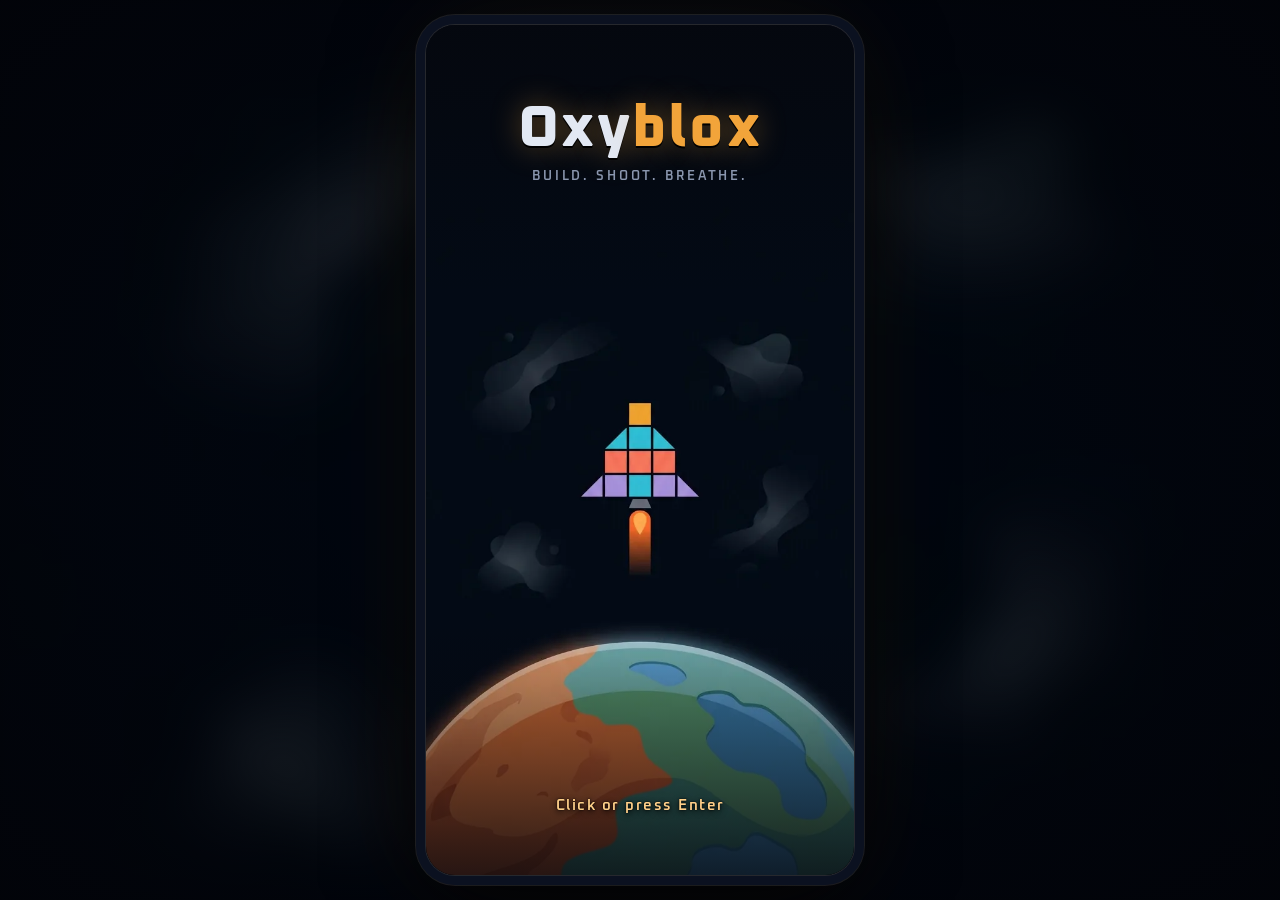
<file: index.html>
<!doctype html>
<html lang="fr"><head><meta charset="utf-8">
<meta name="viewport" content="width=device-width,initial-scale=1,viewport-fit=cover">
<title>Oxyblox</title>
<meta name="description" content="Construis ton vaisseau bloc par bloc, fais revivre une planète morte et affronte ses gardiens. Un shoot'em up de Keismey Studio, jouable dans le navigateur.">
<meta property="og:type" content="website">
<meta property="og:site_name" content="Keismey Studio">
<meta property="og:title" content="Oxyblox">
<meta property="og:description" content="Construis ton vaisseau bloc par bloc, fais revivre une planète morte et affronte ses gardiens. Gratuit, sans pub, dans le navigateur.">
<meta property="og:url" content="https://keismey.github.io/Oxyblox/">
<meta property="og:image" content="https://keismey.github.io/Oxyblox/og.jpg">
<meta property="og:image:width" content="1200">
<meta property="og:image:height" content="630">
<meta property="og:image:alt" content="Oxyblox · Keismey Studio">
<meta property="og:locale" content="fr_FR">
<meta property="og:locale:alternate" content="en_GB">
<meta name="twitter:card" content="summary_large_image">
<meta name="twitter:title" content="Oxyblox">
<meta name="twitter:description" content="Construis ton vaisseau bloc par bloc, fais revivre une planète morte et affronte ses gardiens. Gratuit, sans pub, dans le navigateur.">
<meta name="twitter:image" content="https://keismey.github.io/Oxyblox/og.jpg">
<link rel="manifest" href="manifest.webmanifest">
<meta name="theme-color" content="#05070d">
<link rel="icon" href="icons/favicon.png" type="image/png">
<link rel="apple-touch-icon" href="icons/apple-touch-icon.png">
<meta name="mobile-web-app-capable" content="yes">
<meta name="apple-mobile-web-app-capable" content="yes">
<meta name="apple-mobile-web-app-status-bar-style" content="black-translucent">
<meta name="apple-mobile-web-app-title" content="Oxyblox">
<link rel="preload" href="fonts/oxanium.woff" as="font" type="font/woff" crossorigin>
<link rel="preload" href="fonts/barlow-500.woff" as="font" type="font/woff" crossorigin>
<link rel="stylesheet" href="style.css?v=f67d300b">
</head><body>
<div id="app">
  <canvas id="bg"></canvas>
  <header id="top">
    <div class="res r-m" id="r-m" data-act="resInfo" data-arg="m"></div>
    <div class="res r-c" id="r-c" data-act="resInfo" data-arg="c"></div>
    <div class="res r-x" id="r-x" data-act="resInfo" data-arg="x"></div>
    <div class="res r-p" id="r-p" data-act="resInfo" data-arg="p"></div>
    <button id="gear" data-act="settings" aria-label="Options"></button>
  </header>
  <button id="obj" data-act="objGo"></button>
  <main>
    <section class="view" id="v-planet">
      <canvas id="pc"></canvas>
      <div id="plots"></div>
      <div class="vhead">
        <div class="vt"><div class="nmrow"><b id="pnm">KS-17</b><button class="edb" data-act="rename" data-arg="planet" aria-label="Renommer la planète"></button></div><span>Planète tellurique · orbite basse</span></div>
        <button class="btn sm cyan" id="colAll" data-act="collectAll">Tout récupérer</button>
      </div>
      <button id="terra" data-act="terra" aria-label="Viabilité de la planète"></button>
      <div id="consbar" hidden></div>
    </section>
    <section class="view" id="v-ship" hidden></section>
    <section class="view" id="v-expe" hidden></section>
  </main>
  <nav>
    <button id="t-planet" data-act="tab" data-arg="planet"></button>
    <button id="t-ship" data-act="tab" data-arg="ship"></button>
    <button id="t-expe" data-act="tab" data-arg="expe"></button>
  </nav>
  <div id="toast" aria-live="polite"></div>
  <div id="flash"></div>
  <div id="scrim" data-act="closeSheet"></div>
  <div id="sheet" role="dialog" aria-modal="true" tabindex="-1"><div class="grab"></div><button class="shx" data-act="closeSheet" aria-label="Fermer"></button><div id="sheetc"></div></div>
  <div id="modal" hidden role="dialog" aria-modal="true" aria-labelledby="mttl"><div class="mbox" id="mbox" tabindex="-1"></div></div>
  <div id="rot"><svg viewBox="0 0 24 24"><path d="M7 3h10v18H7z M11 18h2"/></svg><span></span></div>
  <div id="spl">
    <div class="tt">
      <div><h1>Oxy<em>blox</em></h1><div class="sub" id="spltag">Construis. Tire. Respire.</div></div>
      <div class="go" id="splgo"></div>
    </div>
    <div class="lg"><img src="a/logo.webp" alt="Keismey Studio"></div>
  </div>
</div>

<script src="game.js?v=f67d300b"></script>

<!-- Cloudflare Web Analytics --><script type='module' src='https://static.cloudflareinsights.com/beacon.min.js' data-cf-beacon='{"token": "cdb82226cd1b401d9e4f4e899f9b8425"}'></script><!-- End Cloudflare Web Analytics -->
</body></html>
</file>
<file: style.css>
@font-face{font-family:'Oxanium';src:url(fonts/oxanium.woff) format('woff');font-weight:200 800;font-display:swap}
@font-face{font-family:'Barlow Semi Condensed';src:url(fonts/barlow-400.woff) format('woff');font-weight:400;font-display:swap}
@font-face{font-family:'Barlow Semi Condensed';src:url(fonts/barlow-500.woff) format('woff');font-weight:500;font-display:swap}
@font-face{font-family:'Barlow Semi Condensed';src:url(fonts/barlow-600.woff) format('woff');font-weight:600;font-display:swap}
@font-face{font-family:'Barlow Semi Condensed';src:url(fonts/barlow-700.woff) format('woff');font-weight:700;font-display:swap}
@font-face{font-family:'Share Tech Mono';src:url(fonts/sharetechmono.woff) format('woff');font-weight:400;font-display:swap}

/* Layout : colonne téléphone. Barre de ressources + objectif en haut, trois vues empilées (Planète, Vaisseau, Exploration), barre d'onglets en bas. Univers unique sombre (espace), pas de thème clair. */
:root{
  --void:#05070d; --hull:#0f1522; --hull2:#172034; --plate:#212c43; --line:#2f3d5a;
  --ink:#e2e8f3; --dim:#8a96ae; --faint:#56627c;
  --amber:#f2a43a; --amber2:#ffd089; --cyan:#62d6e8; --red:#ff5b4e; --green:#7fdc95; --violet:#b892ff; --he:#ff8a5c; --steel:#c3cbd9;
  --f-disp:'Oxanium','Arial Narrow',system-ui,sans-serif;
  --f-body:'Barlow Semi Condensed','Arial Narrow',system-ui,sans-serif;
  --f-mono:'Share Tech Mono',ui-monospace,Menlo,monospace;
  color-scheme:dark;
}
*{box-sizing:border-box}
html,body{height:100%}
body{margin:0;background:var(--void);color:var(--ink);font:500 15px/1.35 var(--f-body);overflow:hidden;user-select:none;-webkit-user-select:none;-webkit-tap-highlight-color:transparent;touch-action:manipulation}
button{font:inherit;color:inherit;border:0;background:none;cursor:pointer;padding:0}
button:focus-visible{outline:2px solid var(--amber2);outline-offset:2px}
button:disabled{cursor:default}
.ic{fill:none;stroke:currentColor;stroke-width:1.8;stroke-linecap:round;stroke-linejoin:round;width:18px;height:18px;flex:none}
#app{position:relative;height:100%;max-width:480px;margin:0 auto;display:flex;flex-direction:column;overflow:hidden;overflow:clip;background:var(--void)}
@media (min-width:600px) and (min-height:560px){
 body{display:flex;align-items:center;justify-content:center;background:#020308}
 body::before{content:'';position:fixed;inset:-40px;background:var(--deskbg,none) center/cover no-repeat;filter:blur(24px) brightness(.62) saturate(1.3);z-index:-1}
 body::after{content:'';position:fixed;inset:0;background:radial-gradient(ellipse at center,#05070d00 30%,#020308d9 100%);z-index:-1;pointer-events:none}
 #app{width:430px;max-width:430px;height:min(calc(100% - 48px),940px);margin:0;border-radius:30px;border:1px solid #ffffff22;box-shadow:0 0 0 9px #0b1120,0 0 0 10px #ffffff18,0 30px 90px #000c,0 0 120px #f2a43a14}
}
#bg{position:absolute;inset:0;width:100%;height:100%;z-index:0}

/* barre ressources */
#top{position:relative;z-index:6;display:flex;align-items:center;gap:5px;padding:8px 12px 6px}
.res{flex:1;min-width:0;display:flex;align-items:center;gap:4px;padding:5px 6px;border-radius:6px;background:#0b1120cc;border:1px solid #ffffff12;font:15px var(--f-mono);font-variant-numeric:tabular-nums;white-space:nowrap;overflow:hidden}
.res .ic{width:15px;height:15px}
.res span{overflow:hidden;text-overflow:ellipsis}
.res.bump{animation:bump .35s}
@keyframes bump{40%{transform:scale(1.08);border-color:var(--amber)}}
.r-m{color:var(--steel)}.r-c{color:var(--cyan)}.r-h{color:var(--he)}.r-x{color:var(--violet)}
#gear{width:32px;height:32px;display:grid;place-items:center;border-radius:7px;color:var(--dim);flex:none}
#gear .ic{width:20px;height:20px}

/* objectif */
#obj{position:relative;z-index:6;margin:0 12px 4px;display:flex;gap:9px;align-items:stretch;padding:6px 10px 6px 7px;border-radius:6px;background:#1a1408e6;border:1px solid #f2a43a3d;font-size:14px;line-height:1.25;text-align:left;width:calc(100% - 24px)}
#obj::before{content:'';width:5px;flex:none;border-radius:2px;background:repeating-linear-gradient(-45deg,var(--amber) 0 4px,transparent 4px 8px)}
#obj .ot{flex:1;min-width:0}
#obj b{font:700 10.5px var(--f-disp);letter-spacing:.14em;color:var(--amber);text-transform:uppercase;display:block;margin-bottom:1px}
#obj .rw{display:flex;gap:6px;align-items:center;font:12px var(--f-mono);color:var(--dim);white-space:nowrap}
#obj.done{animation:objdone .8s}
@keyframes objdone{30%{background:#3a2a0e;border-color:var(--amber)}}
#obj[hidden]{display:none!important}

main{position:relative;z-index:2;flex:1;min-height:0}
.view{position:absolute;inset:0;overflow:hidden}
.vhead{position:absolute;left:12px;right:12px;top:6px;z-index:3;display:flex;justify-content:space-between;align-items:flex-start;gap:10px;pointer-events:none}
.vhead>*{pointer-events:auto}
.vt b{display:block;font:800 20px var(--f-disp);letter-spacing:.06em}
.vt span{font-size:13px;color:var(--dim)}

/* boutons */
.btn{display:inline-flex;align-items:center;justify-content:center;gap:6px;min-height:42px;padding:8px 14px;border-radius:8px;font:700 14px var(--f-disp);letter-spacing:.05em;text-transform:uppercase;background:var(--amber);color:#1b1205;box-shadow:inset 0 -3px 0 #0000002e,0 0 18px #f2a43a33}
.btn:active{transform:translateY(1px)}
.btn:disabled{background:#2a3246;color:#6c7792;box-shadow:none}
.btn.ghost{background:#ffffff0a;color:var(--ink);border:1px solid #ffffff1c;box-shadow:none}
.btn.cyan{background:var(--cyan);color:#04161a;box-shadow:inset 0 -3px 0 #0000002e,0 0 18px #62d6e833}
.btn.red{background:#3a1512;color:#ffb3ab;border:1px solid #ff5b4e55;box-shadow:none}
.btn.sm{min-height:34px;padding:6px 10px;font-size:12px}
.btn.wide{width:100%}
.btn .ic{width:17px;height:17px}

/* nav */
nav{position:relative;z-index:6;display:grid;grid-template-columns:repeat(3,1fr);gap:6px;padding:6px 12px 8px;background:linear-gradient(#05070d00,#05070df2 30%)}
nav button{position:relative;display:flex;flex-direction:column;align-items:center;gap:1px;padding:7px 0 6px;border-radius:9px;font:700 11.5px var(--f-disp);letter-spacing:.1em;text-transform:uppercase;color:var(--dim);border:1px solid #ffffff10;background:#0b1120cc}
nav button .ic{width:22px;height:22px}
nav button.on{color:var(--amber2);background:#2a1d08;border-color:#f2a43a66}
nav button:disabled{opacity:.32}
nav button .dot{position:absolute;top:5px;right:calc(50% - 22px);width:8px;height:8px;border-radius:50%;background:var(--amber);box-shadow:0 0 8px var(--amber)}

/* planète */
#pc{position:absolute;inset:0;width:100%;height:100%}
#plots{position:absolute;inset:0}
.plot{position:absolute;width:78px;height:104px;margin-left:-39px;margin-top:-104px;transform-origin:50% 100%;display:flex;flex-direction:column;align-items:center;justify-content:flex-end}
.plot .pad{width:52px;height:16px;border-radius:50%;border:2px dashed #ffffff55;margin-bottom:-2px;display:grid;place-items:center}
.plot .plus{width:30px;height:30px;border-radius:50%;display:grid;place-items:center;margin-bottom:8px;background:#ffffff10;border:1px solid #ffffff30;color:var(--ink);font:700 20px var(--f-disp)}
.plot.hint .plus{background:var(--amber);color:#1b1205;border-color:var(--amber2);animation:hint 1.2s infinite}
.plot.hint .pad{border-color:var(--amber)}
@keyframes hint{50%{box-shadow:0 0 0 10px #f2a43a00,0 0 22px var(--amber)}}
.bd{width:74px;height:74px;filter:drop-shadow(0 5px 6px #000c)}
.plot .lv{position:absolute;bottom:-18px;font:12px var(--f-mono);color:var(--ink);background:#05070dcc;border:1px solid #ffffff22;border-radius:4px;padding:0 5px}
.bub{position:absolute;top:-8px;display:flex;align-items:center;gap:3px;padding:3px 8px 3px 5px;border-radius:14px;background:#0b1120f0;border:1.5px solid currentColor;font:14px var(--f-mono);animation:bob 1.8s ease-in-out infinite;box-shadow:0 0 14px #0009}
.bub .ic{width:15px;height:15px}
.bub.full{background:currentColor}
.bub.full span,.bub.full .ic{color:#05070d}
@keyframes bob{50%{transform:translateY(-4px)}}
.ring{position:absolute;top:2px;width:40px;height:40px}
.ring circle{fill:none;stroke-width:4}
.b-base{fill:#283044}.b-metal{fill:#8d98ad}.b-metal2{fill:#5b6880}.b-dark{fill:#1a2030}
.b-line{fill:none;stroke:#1a2030;stroke-width:2}.b-line2{fill:none;stroke:var(--amber);stroke-width:2}
.b-amb{fill:var(--amber2)}.b-glass{fill:#62d6e833;stroke:#9fd9ec;stroke-width:1.5}.b-puff{fill:#cfe7f2}.b-water{fill:#3d7fd6}.b-water2{fill:#8cc4ff}.b-leaf{fill:#4fae62}.b-leaf2{fill:none;stroke:#9be3a8;stroke-width:2}.b-cry{fill:#45b8cf}.b-cry2{fill:#b5f0f8}.b-he{fill:#d4704c}.b-he2{fill:#f1a07c}.b-cy{fill:var(--cyan)}
.blink{animation:blink 1.6s steps(2) infinite}
@keyframes blink{50%{opacity:.2}}
#terra{position:absolute;left:12px;right:12px;top:58px;z-index:3;display:flex;flex-direction:column;gap:6px;padding:7px 10px;border-radius:8px;background:#0b1120d9;border:1px solid #ffffff14;text-align:left}
#terra .tr1{display:flex;justify-content:space-between;align-items:center;gap:8px}
#terra .tr1 b{font:700 11.5px var(--f-disp);letter-spacing:.08em;text-transform:uppercase;color:var(--green);white-space:nowrap;overflow:hidden;text-overflow:ellipsis}
#terra .tp{display:inline-flex;align-items:center;gap:4px;font:13px var(--f-mono);color:var(--amber2)}
#terra .tp .ic{width:15px;height:15px}
#terra .tr2{display:grid;grid-template-columns:repeat(3,minmax(0,1fr));gap:10px}
#terra .g{display:flex;align-items:center;gap:5px}
#terra .g .ic{width:15px;height:15px}
#terra .g .bar{flex:1;height:6px}
#consbar{position:absolute;left:12px;right:12px;bottom:10px;z-index:3;display:flex;align-items:center;gap:10px;padding:8px 10px;border-radius:8px;background:#0b1120e6;border:1px solid #ffffff14;font-size:14px}
#consbar .bar{flex:1}
#consbar[hidden]{display:none!important}

/* barres */
.bar{position:relative;height:9px;border-radius:2px;background:#ffffff12;overflow:hidden}
.bar i{position:absolute;inset:0 auto 0 0;background:var(--amber);border-radius:2px}
.bar.cy i{background:var(--cyan)}.bar.gr i{background:var(--green)}.bar.rd i{background:var(--red)}
.bar.seg::after{content:'';position:absolute;inset:0;background:repeating-linear-gradient(90deg,transparent 0 calc(var(--sw) - 2px),#05070d calc(var(--sw) - 2px) var(--sw))}

/* vaisseau */
#v-ship{overflow-y:auto}
.shipwrap{padding:12px 12px 20px;display:flex;flex-direction:column;gap:14px}
#stage{position:relative;margin:0 auto}
#stage svg.hullsvg{position:absolute;inset:0;overflow:visible}
.cell{position:absolute;border-radius:5px;display:flex;flex-direction:column;align-items:center;justify-content:center;gap:2px;font:600 10.5px var(--f-body);line-height:1.05;text-align:center;color:var(--ink);padding:3px;overflow:hidden}
.cell .ic{width:24px;height:24px}
.cell.free{border:1.5px dashed #ffffff3a;color:var(--dim);background:#ffffff06}
.cell.free b{font:700 20px var(--f-disp)}
.cell.dmg{background:repeating-linear-gradient(-45deg,#2b1d0c 0 7px,#171209 7px 14px);border:1.5px solid #f2a43a66;color:var(--amber2)}
.cell.void{border:1px dashed #62d6e833;color:#62d6e855}
.cell.void .ic{width:16px;height:16px}
.cell.mod{border:1px solid #ffffff22;box-shadow:inset 0 0 0 1px #00000055,inset 0 -10px 18px #00000044}
.cell .pips{display:flex;gap:2px}
.cell .pips i{width:7px;height:4px;border-radius:1px;background:#ffffff30}
.cell .pips i.on{background:currentColor}
.cell.hint{animation:hintc 1.2s infinite}
@keyframes hintc{50%{box-shadow:0 0 0 2px var(--amber),0 0 20px var(--amber)}}
.t-reac{background:#2d2610;color:#ffd36a}.t-pilot{background:#13263a;color:#8cc8ff}.t-eng{background:#2c1a12;color:#ffa36b}
.t-wpn{background:#2f1414;color:#ff8b7d}.t-shld{background:#0f2a30;color:var(--cyan)}.t-cargo{background:#1d2130;color:var(--steel)}
.t-mis{background:#2d1424;color:#ff8fc9}.t-drone{background:#152a1a;color:var(--green)}.t-bay{background:#24203a;color:#c3b4ff}
.panel{background:#0b1120e6;border:1px solid #ffffff14;border-radius:10px;padding:12px;display:flex;flex-direction:column;gap:10px}
.prow{display:grid;grid-template-columns:72px 1fr auto;gap:10px;align-items:center;font-size:14px}
.prow>span{color:var(--dim);font-size:13px}
.prow>b{font:15px var(--f-mono);font-variant-numeric:tabular-nums}
.stats{display:grid;grid-template-columns:1fr 1fr;gap:8px}
.stat{padding:7px 9px;border-radius:7px;background:#ffffff07;display:flex;flex-direction:column}
.stat span{font-size:12px;color:var(--dim);text-transform:uppercase;letter-spacing:.06em}
.stat b{font:16px var(--f-mono)}
.tip{margin:0;font-size:13.5px;color:var(--dim);padding:0 4px}
.tip b{color:var(--amber2);font-weight:600}
.away{padding:10px 12px;border-radius:8px;background:#0f2a30cc;border:1px solid #62d6e844;font-size:14px;color:#bdeff7}

/* sheet */
#scrim{position:absolute;inset:0;z-index:19;background:#000a;opacity:0;pointer-events:none;transition:opacity .25s}
#scrim.on{opacity:1;pointer-events:auto}
#sheet{position:absolute;left:0;right:0;bottom:0;z-index:20;max-height:82%;display:flex;flex-direction:column;background:var(--hull);border-top:1px solid var(--line);border-radius:16px 16px 0 0;transform:translateY(calc(100% + 60px));visibility:hidden;transition:transform .28s cubic-bezier(.2,.8,.2,1),visibility 0s .28s;box-shadow:0 -12px 40px #000c}
#sheet.open{transform:none;visibility:visible;transition:transform .28s cubic-bezier(.2,.8,.2,1)}
.shx{position:absolute;top:8px;right:10px;width:34px;height:34px;border-radius:8px;display:grid;place-items:center;color:var(--dim);background:#ffffff0a;z-index:2}
.grab{width:42px;height:4px;border-radius:2px;background:#ffffff2a;margin:8px auto 0;flex:none}
#sheetc{overflow-y:auto;padding:6px 16px 18px;display:flex;flex-direction:column;gap:12px}
.sh-h{display:flex;align-items:center;gap:12px;padding-right:38px}
.sh-h .big{width:58px;height:58px;flex:none;border-radius:10px;display:grid;place-items:center}
.sh-h .big .ic{width:32px;height:32px}
.sh-h .big svg.bd{width:62px;height:62px}
.sh-h h3{margin:0;font:800 19px var(--f-disp);letter-spacing:.03em;text-wrap:balance}
.sh-h p{margin:2px 0 0;color:var(--dim);font-size:13px}
.desc{margin:0;color:#c5cddd;font-size:14.5px}
.kv{display:flex;flex-direction:column;gap:5px;padding:9px 11px;border-radius:8px;background:#ffffff07}
.kv div{display:flex;justify-content:space-between;gap:10px;font-size:14px}
.kv div span{color:var(--dim)}
.kv div b{font:14.5px var(--f-mono);text-align:right}
.kv .up{color:var(--green)}
.costs{display:flex;flex-wrap:wrap;gap:6px}
.cost{display:inline-flex;align-items:center;gap:3px;padding:3px 7px;border-radius:5px;background:#ffffff0b;font:14px var(--f-mono)}
.cost .ic{width:14px;height:14px}
.cost.no{background:#ff5b4e22;color:#ff9a90}
.why{font-size:13px;color:#ffb27a}
.row{display:flex;gap:8px;align-items:center}
.row .btn{flex:1}
.list{display:flex;flex-direction:column;gap:8px}
.li{display:grid;grid-template-columns:46px 1fr;gap:10px;padding:10px;border-radius:9px;background:#ffffff07;border:1px solid #ffffff10;align-items:start}
.li .lic{width:46px;height:46px;border-radius:8px;display:grid;place-items:center}
.li .lic .ic{width:26px;height:26px}
.li .lic svg.bd{width:50px;height:50px}
.li h4{margin:0;font:700 15px var(--f-disp)}
.li p{margin:2px 0 6px;font-size:13px;color:var(--dim)}
.li .row{margin-top:6px}
.li.lock{opacity:.55}
.sep{height:1px;background:#ffffff12}

/* modal */
#modal{position:absolute;inset:0;z-index:30;display:flex;align-items:center;justify-content:center;padding:18px;background:#000b;backdrop-filter:blur(2px)}
.mbox{width:100%;max-width:400px;max-height:100%;overflow:auto;background:linear-gradient(#141c2d,#0d1320);border:1px solid var(--line);border-radius:12px;padding:18px;display:flex;flex-direction:column;gap:12px;box-shadow:0 20px 60px #000;animation:pop .25s}
@keyframes pop{from{transform:scale(.94);opacity:0}}
.mbox h2{margin:0;font:800 21px var(--f-disp);letter-spacing:.03em;text-wrap:balance}
.mbox .eyebrow{font:700 11px var(--f-disp);letter-spacing:.16em;text-transform:uppercase;color:var(--amber)}
.mbox p{margin:0;font-size:15.5px;color:#cdd5e4;line-height:1.45}
.mbox .ch{display:flex;flex-direction:column;gap:8px;margin-top:4px}
.mbox .btn{text-transform:none;font:700 15px var(--f-body);letter-spacing:0;justify-content:flex-start;text-align:left}
.loot{display:flex;flex-wrap:wrap;gap:8px}
.loot .cost{font-size:16px;padding:5px 9px}
.tog{display:flex;justify-content:space-between;align-items:center;gap:12px;padding:10px;border-radius:8px;background:#ffffff08;font-size:15px}
.tog small{display:block;color:var(--dim);font-size:12.5px}
.sw{width:46px;height:26px;border-radius:13px;background:#2a3246;position:relative;flex:none;transition:background .2s}
.sw::after{content:'';position:absolute;top:3px;left:3px;width:20px;height:20px;border-radius:50%;background:#cfd6e3;transition:transform .2s}
.sw.on{background:var(--amber)}.sw.on::after{transform:translateX(20px)}

/* toast */
#toast{position:absolute;left:12px;right:12px;top:128px;z-index:40;display:flex;flex-direction:column;gap:6px;align-items:center;pointer-events:none}
.tst{padding:8px 13px;border-radius:8px;background:#0b1120f2;border:1px solid #ffffff22;font-size:14px;box-shadow:0 6px 20px #000a;animation:tin .25s,tout .35s 2.4s forwards;display:flex;align-items:center;gap:6px}
.tst.ok{border-color:#7fdc9566;color:#c9f5d4}.tst.bad{border-color:#ff5b4e66;color:#ffc2bb}.tst.amb{border-color:#f2a43a77;color:var(--amber2)}
@keyframes tin{from{transform:translateY(-8px);opacity:0}}
@keyframes tout{to{opacity:0;transform:translateY(-6px)}}

/* exploration */
#v-expe{overflow-y:auto}
.exwrap{padding:12px 12px 20px;display:flex;flex-direction:column;gap:12px}
.req{display:grid;grid-template-columns:1fr 1fr;gap:6px}
.req div{display:flex;align-items:center;gap:6px;font-size:13.5px;padding:6px 8px;border-radius:6px;background:#ffffff07}
.req .ok{color:var(--green)}.req .ko{color:#ff9a90}
.req .ic{width:15px;height:15px}
.sec{position:relative;padding:14px;border-radius:12px;border:1px solid #ffffff16;overflow:hidden;display:flex;flex-direction:column;gap:8px}
.sec::before{content:'';position:absolute;inset:0;z-index:-1;opacity:.9}
.sec.s1::before{background:radial-gradient(120% 90% at 100% 0%,#4a3a22,transparent 60%),#0d1220}
.sec.s2::before{background:radial-gradient(120% 90% at 100% 0%,#203f5a,transparent 60%),#0d1220}
.sec.s3::before{background:radial-gradient(120% 90% at 100% 0%,#3b2058,transparent 60%),#0d1220}
.sec h3{margin:0;font:800 19px var(--f-disp)}
.sec p{margin:0;font-size:14px;color:#c0c9da}
.sec .meta{display:flex;flex-wrap:wrap;gap:6px;font:13px var(--f-mono);color:var(--dim)}
.sec .meta span{padding:2px 7px;border-radius:4px;background:#ffffff0c}
.sec.lock{opacity:.6}
.badge{position:absolute;top:12px;right:12px;font:700 10px var(--f-disp);letter-spacing:.14em;padding:3px 7px;border-radius:4px;background:#7fdc9522;color:var(--green);border:1px solid #7fdc9555}
.cbline{display:flex;align-items:center;gap:8px;font-size:13px}
.cbline .bar{flex:1;height:11px}
.cbline .num{font:13px var(--f-mono);min-width:44px;text-align:right}
.shp{display:flex;gap:3px}
.shp i{width:12px;height:12px;border-radius:50%;border:1.5px solid var(--cyan);display:block}
.shp i.on{background:var(--cyan)}
.chip{display:inline-flex;align-items:center;gap:4px;padding:3px 7px;border-radius:5px;background:#0b1120e6;border:1px solid #ffffff14;font:13px var(--f-mono)}
.chip .ic{width:14px;height:14px}
#shwrap{position:absolute;inset:0}
#shc{position:absolute;inset:0;width:100%;height:100%;touch-action:none}
.shtop{position:absolute;left:10px;right:10px;top:6px;display:flex;gap:8px;align-items:center;z-index:2;pointer-events:none}
.shtop>*{pointer-events:auto}
.shtop .col{flex:1;min-width:0;display:flex;flex-direction:column;gap:5px;pointer-events:none}
.shpb{width:40px;padding:0}
.shloot{position:absolute;left:10px;right:10px;top:56px;display:flex;gap:5px;z-index:2;pointer-events:none;flex-wrap:wrap}
.shbot{position:absolute;left:10px;right:10px;bottom:8px;display:flex;flex-direction:column;gap:7px;z-index:2;pointer-events:none}
.skills{display:flex;gap:8px;justify-content:flex-end}
.sk{pointer-events:auto;position:relative;width:66px;height:60px;border-radius:12px;background:#0b1120e0;border:1px solid #ffffff22;display:flex;flex-direction:column;align-items:center;justify-content:center;gap:1px;font:700 10.5px var(--f-disp);letter-spacing:.04em;overflow:hidden;color:var(--dim)}
.sk .ic{width:21px;height:21px;position:relative}
.sk span,.sk small{position:relative}
.sk small{font:10px var(--f-mono);opacity:.8}
.sk .fill{position:absolute;left:0;right:0;bottom:0;height:0;background:#f2a43a24}
.sk.ready{border-color:var(--amber);color:var(--amber2)}
.ovl{position:absolute;inset:0;z-index:4;display:flex;align-items:center;justify-content:center;padding:18px;background:#05070dc4}
/* splash */
#spl{position:absolute;inset:0;z-index:60;display:flex;align-items:center;justify-content:center;cursor:pointer;overflow:hidden}
#spl .lg{position:absolute;inset:0;display:flex;align-items:center;justify-content:center;background:#000;transition:opacity .7s;z-index:2}
#spl .lg img{width:min(60%,250px);height:auto;opacity:0;animation:spIn 1s ease .15s forwards}
#spl .tt{position:absolute;inset:0;display:flex;flex-direction:column;align-items:center;justify-content:space-between;padding:18% 20px 14%;background:radial-gradient(90% 60% at 50% 45%,#05070d00,#05070dcc)}
#spl h1{margin:0;text-align:center;font:800 clamp(38px,13vmin,58px)/.95 var(--f-disp);letter-spacing:.04em;color:var(--ink);text-shadow:0 0 30px #f2a43a55;opacity:0;animation:spIn 1.2s ease .2s forwards}
#spl h1 em{font-style:normal;color:var(--amber)}
#spl .sub{font:600 13px var(--f-disp);letter-spacing:.22em;text-transform:uppercase;color:var(--dim);text-align:center;margin-top:12px;opacity:0;animation:spIn 1.2s ease .6s forwards}
#spl .go{font:600 15px var(--f-disp);letter-spacing:.1em;color:var(--amber2);opacity:0;animation:spIn 1s ease 1.1s forwards,blinkS 2.2s ease-in-out 2.2s infinite}
#spl.out{opacity:0;transition:opacity .6s;pointer-events:none}
@keyframes spIn{from{opacity:0;transform:translateY(8px)}to{opacity:1;transform:none}}
@keyframes blinkS{50%{opacity:.35}}
[hidden]{display:none!important}
.flame{animation:fl .11s infinite alternate;transform-box:fill-box;transform-origin:100% 50%}
@keyframes fl{to{transform:scaleX(.7);opacity:.75}}
@media (prefers-reduced-motion:reduce){*{animation-duration:.01ms!important;animation-iteration-count:1!important;transition-duration:.01ms!important}}

/* v0.4 : ressources colons, hangar vertical, formes */
.r-p{color:var(--amber2)}
#hang{position:relative;margin:0 auto;touch-action:manipulation}
#hang svg.hsvg{position:absolute;inset:0;overflow:visible;pointer-events:none}
.hc{position:absolute;padding:0;border-radius:4px;display:block}
.hc>svg{position:absolute;inset:0;width:100%;height:100%;overflow:visible}
.hc .hi{position:absolute;inset:0;display:flex;flex-direction:column;align-items:center;justify-content:center;gap:1px;pointer-events:none;font:600 9.5px var(--f-body);line-height:1;text-align:center}
.hc .hi .ic{width:20px;height:20px}
.hc .pips{display:flex;gap:1.5px}
.hc .pips i{width:5px;height:3px;border-radius:1px;background:#ffffff30}
.hc .pips i.on{background:currentColor}
.hc.void{outline:1px dashed #62d6e82e;outline-offset:-3px;color:#62d6e855}
.hc.dmg{background:repeating-linear-gradient(-45deg,#2b1d0c 0 6px,#171209 6px 12px);outline:1px solid #f2a43a55;outline-offset:-2px;color:var(--amber2)}
.hc.hint{animation:hintc 1.2s infinite}
.hc.sel{outline:2px solid var(--amber2);outline-offset:-1px}
.hc.tgt{outline:2px dashed var(--cyan);outline-offset:-2px}
.hc .dir{position:absolute;top:1px;left:50%;width:2px;height:9px;margin-left:-1px;background:currentColor;border-radius:1px;transform-origin:50% 100%;opacity:.9}
.movebar{display:flex;align-items:center;gap:10px;padding:9px 12px;border-radius:8px;background:#2a1d08;border:1px solid #f2a43a77;color:var(--amber2);font-size:14px}
.movebar .btn{margin-left:auto}
.shapes{display:grid;grid-template-columns:repeat(auto-fill,minmax(44px,1fr));gap:6px}
.shp-b{height:44px;border-radius:8px;background:#ffffff08;border:1px solid #ffffff16;display:grid;place-items:center;position:relative}
.shp-b svg{width:28px;height:28px}
.shp-b.on{border-color:var(--amber);background:#2a1d08}
.shp-b:disabled{opacity:.3}
.shp-b small{position:absolute;bottom:1px;right:3px;font:9px var(--f-mono);color:var(--dim)}
.cat{font:700 11px var(--f-disp);letter-spacing:.14em;text-transform:uppercase;color:var(--amber);margin-top:4px}
.seg2{display:flex;gap:4px;padding:3px;border-radius:9px;background:#ffffff0a;border:1px solid #ffffff14}
.seg2 button{flex:1;padding:7px 6px;border-radius:7px;font:700 12px var(--f-disp);letter-spacing:.06em;text-transform:uppercase;color:var(--dim)}
.seg2 button.on{background:#2a1d08;color:var(--amber2)}
.warn{padding:9px 11px;border-radius:8px;background:#3a151244;border:1px solid #ff5b4e55;color:#ffc2bb;font-size:13.5px;display:flex;flex-direction:column;gap:3px}
.score{font:800 30px var(--f-disp);color:var(--amber2);letter-spacing:.04em}
.mult{position:absolute;right:12px;top:94px;z-index:2;font:800 20px var(--f-disp);color:var(--amber2);pointer-events:none;text-shadow:0 2px 0 #000}
.lvpick{display:flex;gap:6px}
.lvpick button{flex:1;height:38px;border-radius:7px;background:#ffffff08;border:1px solid #ffffff16;font:700 14px var(--f-mono)}
.lvpick button.on{border-color:var(--amber);color:var(--amber2);background:#2a1d08}
.b-xe{fill:#b892ff}.b-xe2{fill:#f0e2ff}

#toast{top:6px!important}
.tst{padding:7px 12px;font-size:13.5px}
.res.full{border-color:var(--amber);box-shadow:inset 0 0 0 1px #f2a43a55}
.cost.req{background:transparent;border:1px dashed #ffd08966}
.cost.req.no{border-color:#ff5b4e88}
.upb{position:absolute;z-index:2;width:18px;height:18px;border-radius:50%;background:var(--green);color:#06260f;display:grid;place-items:center;box-shadow:0 0 0 2px #05070d,0 0 10px #7fdc9599;pointer-events:none;animation:upb 1.6s ease-in-out infinite}
.upb .ic{width:12px;height:12px;stroke-width:3}
.plot .upb{top:34px;left:-2px}
.hc .upb{top:2px;right:2px;width:15px;height:15px}
.hc .upb .ic{width:10px;height:10px}
@keyframes upb{50%{transform:translateY(-2px)}}
.volr{display:grid;grid-template-columns:110px 1fr 50px;align-items:center;gap:10px;padding:10px;border-radius:8px;background:#ffffff08;font-size:15px}
.volr input{width:100%;accent-color:var(--amber)}
.volr output{font:13px var(--f-mono);color:var(--dim);text-align:right}
#spl h1{text-shadow:0 2px 0 #000,0 0 30px #f2a43a66}
#spl .go{text-shadow:0 2px 6px #000,0 0 2px #000}
/* noms, plans, réserve */
.nmrow{display:flex;align-items:center;gap:4px;min-width:0}
.vhead .vt{min-width:0;flex:0 1 auto}
.vt .nmrow b{min-width:0;overflow:hidden;text-overflow:ellipsis;white-space:nowrap}
.edb{flex:none;width:30px;height:30px;border-radius:8px;display:grid;place-items:center;color:var(--dim);background:#ffffff08;border:1px solid #ffffff14}
.edb .ic{width:15px;height:15px}
.edb:hover,.edb:active{color:var(--amber2);border-color:#f2a43a66}
.shn{display:flex;align-items:center;gap:8px}
.shn-t{flex:1;min-width:0;display:flex;flex-direction:column;line-height:1.1}
.shn-t small{font:700 10.5px var(--f-disp);letter-spacing:.14em;text-transform:uppercase;color:var(--amber)}
.shn-t b{font:800 19px var(--f-disp);letter-spacing:.05em;overflow:hidden;text-overflow:ellipsis;white-space:nowrap}
.shn .btn{position:relative}
.nb{position:absolute;top:-6px;right:-6px;min-width:17px;height:17px;padding:0 4px;border-radius:9px;background:var(--cyan);color:#04161a;font:700 11px var(--f-mono);display:grid;place-items:center}
.rn{display:flex;flex-direction:column;gap:4px;margin:4px 0 2px}
.rn input{width:100%;padding:11px 12px;border-radius:9px;background:#05070d;border:1px solid #f2a43a77;color:var(--txt,#fff);font:700 19px var(--f-disp);letter-spacing:.05em;outline:none}
.rn input:focus{border-color:var(--amber2);box-shadow:0 0 0 3px #f2a43a26}
.rn small{align-self:flex-end;font:12px var(--f-mono);color:var(--dim)}
.hc.gh{outline:1px dashed #62d6e855;outline-offset:-3px}
.hc.gh .hi{opacity:.55}
.hc.gh>svg{opacity:.7}
.resv{display:flex;align-items:center;gap:5px;font-size:13px;color:var(--cyan);margin:2px 0 4px}
.resv .ic{width:14px;height:14px}
.plan{display:flex;gap:12px;align-items:center;padding:10px;border-radius:10px;background:#ffffff06;border:1px solid #ffffff12}
.plan>div:last-child{flex:1;min-width:0;display:flex;flex-direction:column;gap:5px}
.plan h4{font:700 16px var(--f-disp);letter-spacing:.04em;overflow:hidden;text-overflow:ellipsis;white-space:nowrap}
.plan p{font-size:13px;color:var(--dim)}
.plan .row{gap:6px}
.plan.lock{opacity:.55}
.plan svg.mini{flex:none;background:#05070d;border-radius:7px;border:1px solid #ffffff10}
.mini.ph{flex:none;width:64px;height:77px;border-radius:7px;border:1px dashed #ffffff22;display:grid;place-items:center;color:var(--dim)}
.pst{display:flex;gap:8px;flex-wrap:wrap;font:12px var(--f-mono)!important}
.tagx{font:700 10px var(--f-disp);letter-spacing:.1em;text-transform:uppercase;color:var(--violet,#b892ff);border:1px solid currentColor;border-radius:4px;padding:1px 4px;vertical-align:2px}
.li.rsv .loot{margin:0}
.li.rsv .loot .cost{font-size:13px;padding:3px 7px}
.plan h4,.plan p{margin:0}
#colAll{flex:none;white-space:nowrap}
#v-planet .vt>span{display:block;white-space:nowrap;overflow:hidden;text-overflow:ellipsis}
.rpick{display:grid;grid-template-columns:repeat(5,minmax(0,1fr));gap:5px;margin:2px 0 8px;max-width:300px}
.lvc{height:38px;border-radius:8px;background:#0f2a30;border:1px solid #62d6e877;color:var(--cyan);font:700 16px var(--f-mono);display:flex;align-items:center;justify-content:center;gap:2px}
.lvc small{font:10px var(--f-mono);opacity:.8}
.lvc:active{background:#62d6e8;color:#04161a}
.lvc:disabled{opacity:.35}
input,textarea{user-select:text;-webkit-user-select:text}
#top{padding-top:calc(8px + env(safe-area-inset-top,0px))}
nav{padding-bottom:calc(8px + env(safe-area-inset-bottom,0px))}
#rot{display:none;position:fixed;inset:0;z-index:90;background:#05070df5;color:var(--amber2);flex-direction:column;align-items:center;justify-content:center;gap:14px;font:700 16px var(--f-disp);letter-spacing:.06em;text-align:center;padding:20px}
#rot svg{width:54px;height:54px;fill:none;stroke:currentColor;stroke-width:1.6;stroke-linecap:round;stroke-linejoin:round;animation:rot 2.4s ease-in-out infinite}
@keyframes rot{0%,30%{transform:rotate(-90deg)}60%,100%{transform:rotate(0)}}
@media (orientation:landscape) and (max-height:500px) and (pointer:coarse){#rot{display:flex}}
ul.tips{margin:6px 0 0;padding-left:18px;display:flex;flex-direction:column;gap:5px;font-size:14.5px;color:#c5cddd}
#upd{position:absolute;left:12px;right:12px;bottom:calc(74px + env(safe-area-inset-bottom,0px));z-index:45;display:flex;align-items:center;gap:8px;padding:9px 10px 9px 14px;border-radius:10px;background:#0f2a30f2;border:1px solid #62d6e877;color:var(--cyan);font-size:14px;box-shadow:0 10px 30px #000a}
#upd span{flex:1}
#upd .x{width:30px;height:30px;font-size:20px;color:var(--dim)}
.hc.far{opacity:.45}
.btn.red-t{color:#ff9a90;border-color:#ff5b4e55}
.recs{display:grid;grid-template-columns:1fr 1fr;gap:8px}
.recs>div{display:flex;flex-direction:column;gap:1px;padding:8px 10px;border-radius:8px;background:#ffffff08;border:1px solid #ffffff12}
.recs span{font:700 10.5px var(--f-disp);letter-spacing:.1em;text-transform:uppercase;color:var(--dim)}
.recs b{font:800 20px var(--f-disp);color:var(--amber2)}
.recs small{font:12px var(--f-mono);color:var(--dim)}
/* 1.0.6 : zones tactiles d'au moins 44 px (pouce) sans changer la hauteur des barres */
.btn,.btn.sm{min-height:44px}
.shpb{width:44px}
#gear{width:44px;height:44px;margin:-6px -6px -6px 0}
.edb,.res{position:relative}
.res{overflow:visible}
.res:after{content:'';position:absolute;left:0;right:0;top:-9px;bottom:-6px}
.edb:after,.shx:after{content:'';position:absolute;inset:-7px}
.shx:after{inset:-5px}
.seg2 button{min-height:44px}
.volr input{height:44px;margin:0}
#sheetc details>summary{padding:12px 0}
#upd .x{width:44px;height:44px;margin:-7px -6px -7px 0}
/* 1.0.6 : focus clavier posé sur la fenêtre ou la feuille elle-même, sans cadre */
#sheet:focus,#mbox:focus{outline:none}
/* 1.0.7 : voile des fenêtres plus léger, le décor reste visible derrière (la fenêtre elle-même est opaque) */
#modal{background:#05070d8c}
html:not(.kbd) button:focus-visible{outline:none}
/* 1.0.7 : textes courants des panneaux à 15 px (comme le corps du jeu) au lieu de 13 */
.vt span,.sh-h p,.why,.li p,.tip,.req div,.warn,.tst,.plan p{font-size:15px}
</file>
